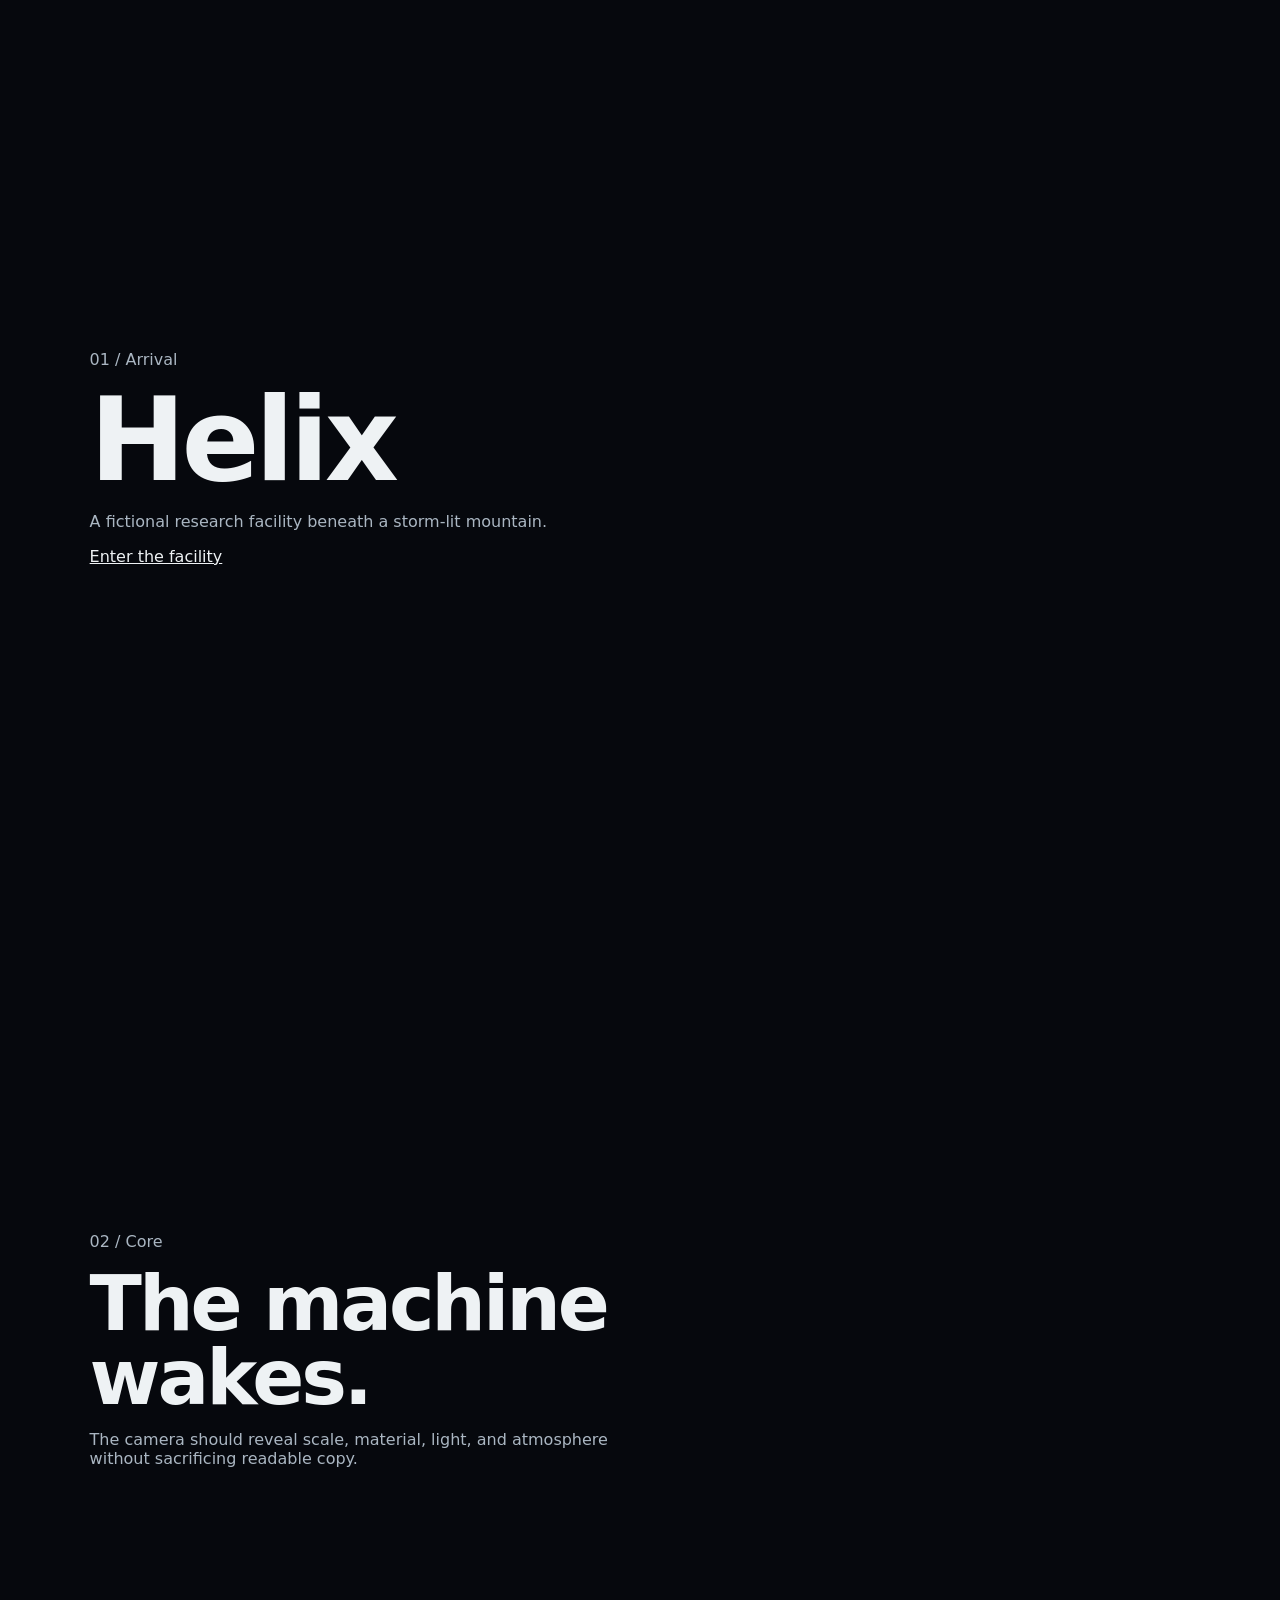
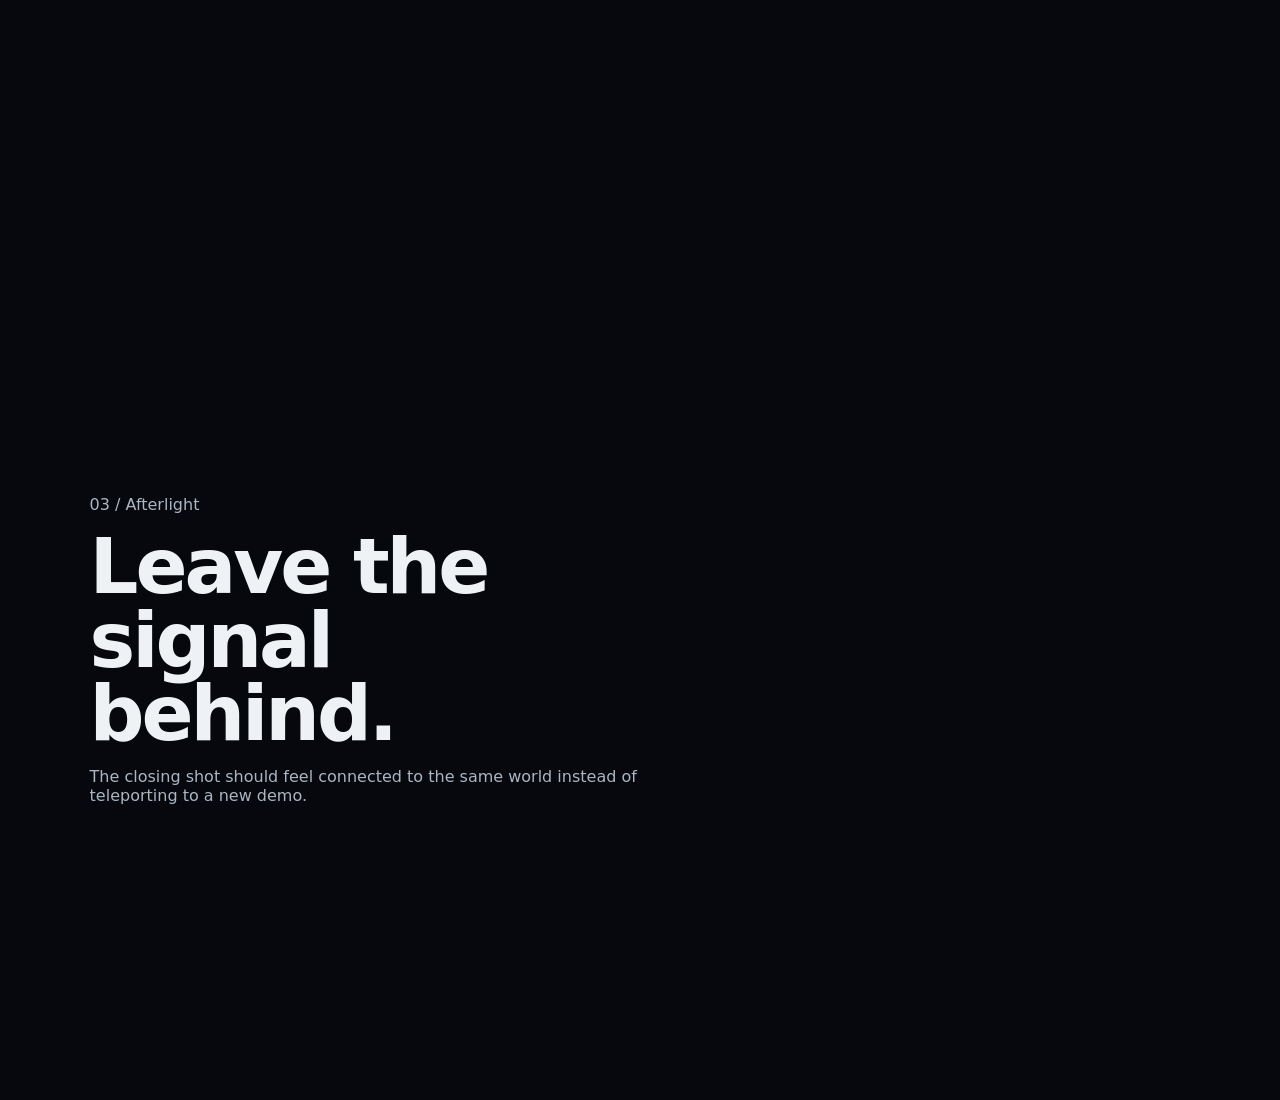
<file: evals/live-fixtures/cinematic-3d-web/index.html>
<!doctype html>
<html lang="en">
<head>
  <meta charset="utf-8">
  <meta name="viewport" content="width=device-width, initial-scale=1">
  <title>Helix Research Facility</title>
  <style>
    :root { color-scheme: dark; }
    * { box-sizing: border-box; }
    html, body { margin: 0; background: #06080d; color: #eef2f4; font-family: system-ui, sans-serif; }
    #stage { position: fixed; inset: 0; z-index: 0; }
    #poster { position: fixed; inset: 0; z-index: 0; display: none; background: radial-gradient(circle at 62% 42%, #17304b, #06080d 55%); }
    main { position: relative; z-index: 2; }
    section { min-height: 100vh; padding: 14vh 7vw; display: grid; align-content: center; }
    .copy { width: min(560px, 84vw); }
    h1, h2 { line-height: .96; letter-spacing: -.04em; }
    h1 { font-size: clamp(3rem, 9vw, 8rem); margin: 0 0 1rem; }
    h2 { font-size: clamp(2.4rem, 6vw, 5rem); margin: 0 0 1rem; }
    p { max-width: 42rem; color: #aab6c2; }
    a { color: inherit; }
  </style>
</head>
<body>
  <canvas id="stage" aria-hidden="true"></canvas>
  <div id="poster" aria-hidden="true"></div>
  <main>
    <section id="arrival">
      <div class="copy">
        <p>01 / Arrival</p>
        <h1>Helix</h1>
        <p>A fictional research facility beneath a storm-lit mountain.</p>
        <a href="#core">Enter the facility</a>
      </div>
    </section>
    <section id="core">
      <div class="copy">
        <p>02 / Core</p>
        <h2>The machine wakes.</h2>
        <p>The camera should reveal scale, material, light, and atmosphere without sacrificing readable copy.</p>
      </div>
    </section>
    <section id="afterlight">
      <div class="copy">
        <p>03 / Afterlight</p>
        <h2>Leave the signal behind.</h2>
        <p>The closing shot should feel connected to the same world instead of teleporting to a new demo.</p>
      </div>
    </section>
  </main>
  <script src="scene.js"></script>
</body>
</html>
</file>
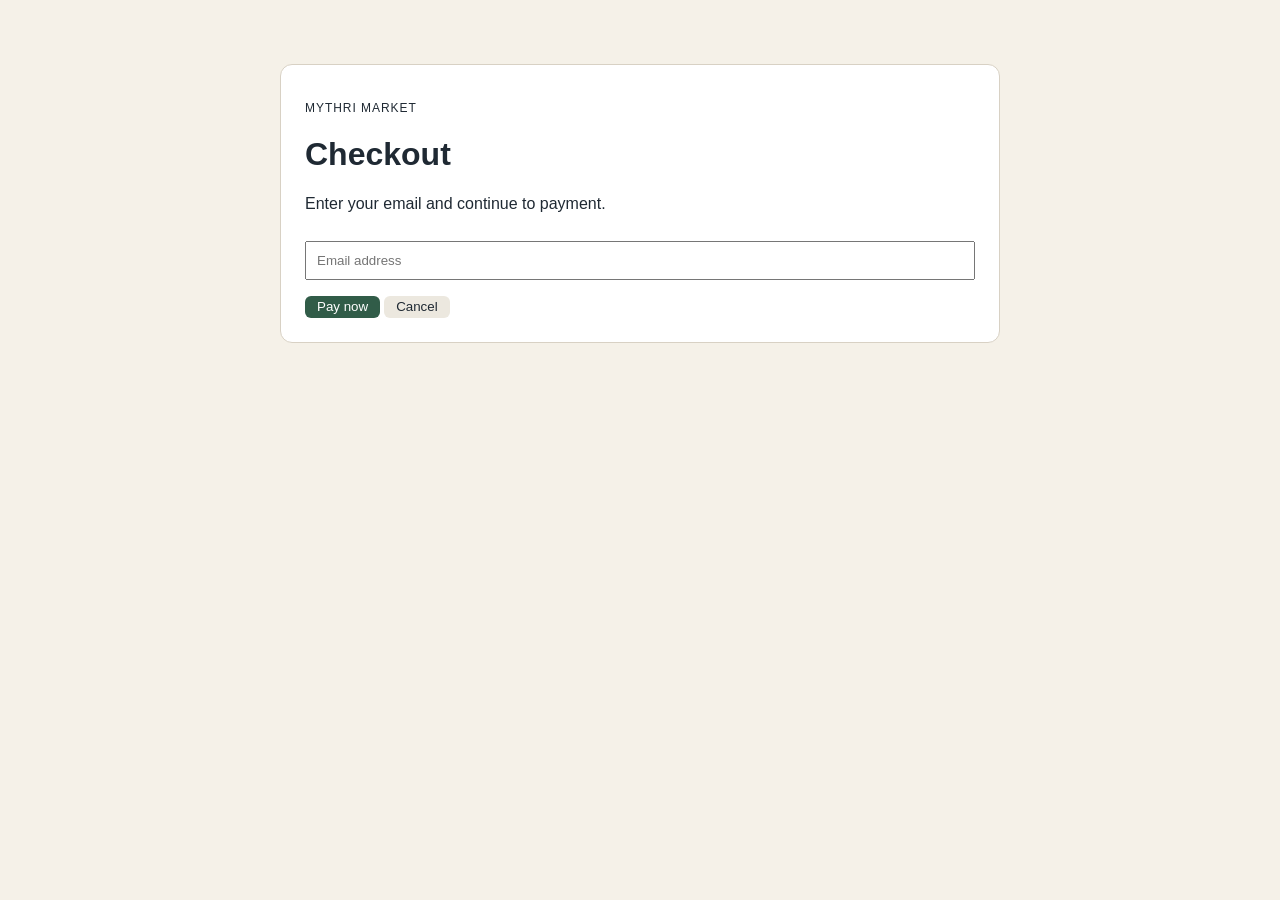
<file: evals/live-fixtures/ui-ux-quality/index.html>
<!doctype html>
<html lang="en">
<head>
  <meta charset="utf-8">
  <meta name="viewport" content="width=device-width, initial-scale=1">
  <title>Checkout</title>
  <link rel="stylesheet" href="styles.css">
</head>
<body>
  <main class="checkout-card">
    <p class="eyebrow">MYTHRI MARKET</p>
    <h1>Checkout</h1>
    <p class="intro">Enter your email and continue to payment.</p>

    <form>
      <input name="email" type="email" placeholder="Email address">

      <div class="actions">
        <button class="primary" type="submit">Pay now</button>
        <button class="secondary" type="button">Cancel</button>
      </div>

      <p class="error" hidden>Payment failed. Try again.</p>
    </form>
  </main>
</body>
</html>
</file>
<file: evals/live-fixtures/ui-ux-quality/styles.css>
* {
  box-sizing: border-box;
}

body {
  margin: 0;
  font-family: Arial, sans-serif;
  background: #f5f1e8;
  color: #1f2933;
}

.checkout-card {
  width: 720px;
  margin: 64px auto;
  padding: 24px;
  background: #ffffff;
  border: 1px solid #d8d1c4;
  border-radius: 12px;
}

.eyebrow {
  letter-spacing: 0.08em;
  font-size: 12px;
}

input {
  width: 100%;
  padding: 10px;
  margin: 12px 0 16px;
}

.actions {
  display: flex;
  gap: 4px;
}

button {
  height: 22px;
  border: 0;
  border-radius: 6px;
  padding: 0 12px;
  outline: none;
  cursor: pointer;
}

.primary {
  background: #315c48;
  color: #ffffff;
}

.secondary {
  background: #ece8df;
  color: #1f2933;
}

.error {
  color: #a61b1b;
}
</file>
